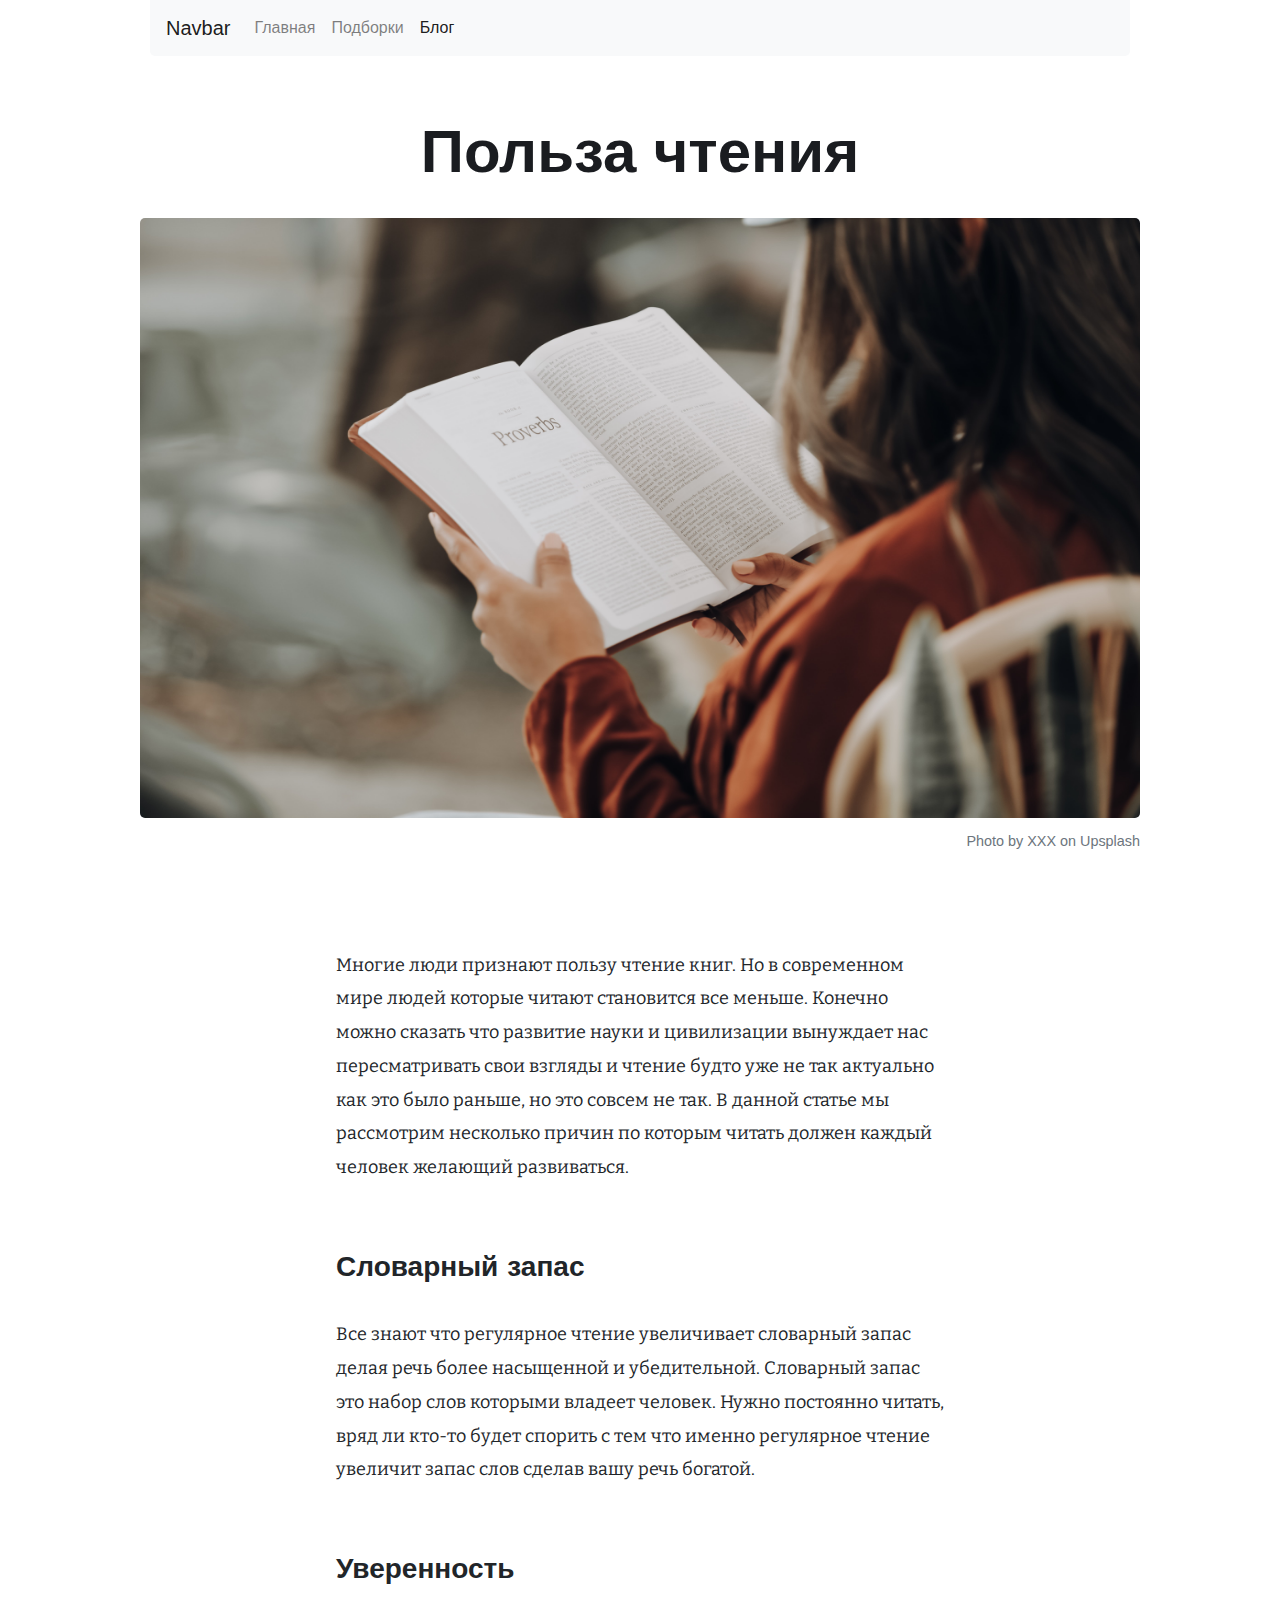
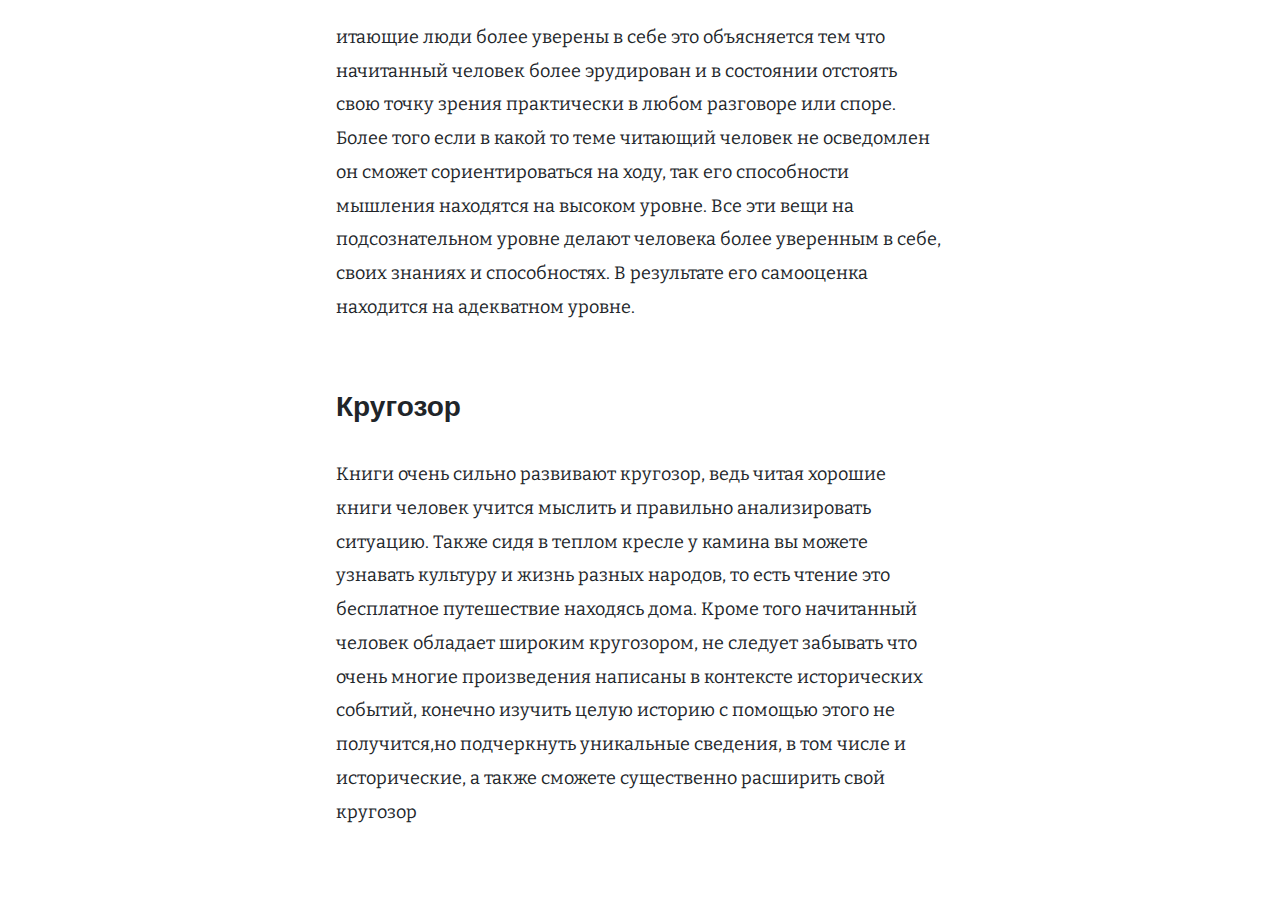
<file: bID1.html>
<!DOCTYPE html>
<html lang="en">
<head>
    <meta charset="UTF-8">
    <meta name="viewport" content="width=device-width, initial-scale=1, shrink-to-fit=no">
    <title>Польза чтения</title>
    <link rel="stylesheet" href="styles/styles.css">
    <link rel="stylesheet" href="https://stackpath.bootstrapcdn.com/bootstrap/4.5.2/css/bootstrap.min.css" integrity="sha384-JcKb8q3iqJ61gNV9KGb8thSsNjpSL0n8PARn9HuZOnIxN0hoP+VmmDGMN5t9UJ0Z" crossorigin="anonymous">
    <link rel="stylesheet" href="https://use.fontawesome.com/releases/v5.15.1/css/all.css" integrity="sha384-vp86vTRFVJgpjF9jiIGPEEqYqlDwgyBgEF109VFjmqGmIY/Y4HV4d3Gp2irVfcrp" crossorigin="anonymous">
    <!-- Fonts -->
    <link href="https://fonts.googleapis.com/css2?family=Bitter:wght@400;500;700&family=Work+Sans:wght@400;500;700&display=swap" rel="stylesheet">
</head>
<body>
  <nav class="navbar navbar-expand-lg navbar-light bg-light">
    <a class="navbar-brand" href="#">Navbar</a>
    <button class="navbar-toggler" type="button" data-toggle="collapse" data-target="#navbarNavAltMarkup" aria-controls="navbarNavAltMarkup" aria-expanded="false" aria-label="Toggle navigation">
      <span class="navbar-toggler-icon"></span>
    </button>
    <div class="collapse navbar-collapse" id="navbarNavAltMarkup">
      <div class="navbar-nav">
        <a class="nav-link" href="index.html">Главная <span class="sr-only">(current)</span></a>
        <a class="nav-link" href="book-list.html">Подборки</a>
        <a class="nav-link active" href="blog.html">Блог</a>
      </div>
    </div>
  </nav>
    
    <div class="top-box">
        <h1 class="top-header">Польза чтения</h1>
        <div class="text-center">
          <figure class="figure">
            <img src="images/joel-muniz-reading.jpg" class="header-img figure-img" alt="...">
            <figcaption class="figure-caption text-right">Photo by XXX on Upsplash</figcaption>
          </figure>
        </div>
        <div class="middle-text">
          <div class="row p-box">
            <div class="col-lg-12">
              <p class="middle-paragraph">Многие люди признают пользу чтение книг. Но в современном мире людей которые читают становится все меньше. Конечно можно сказать что развитие науки и цивилизации вынуждает нас пересматривать свои взгляды и чтение будто уже не так актуально как это было раньше, но это совсем не так.
                В данной статье мы рассмотрим несколько причин по которым читать должен каждый человек желающий развиваться.</p>
            </div>
            <div class="col-lg-12">
              <h3 class="middle-h3">Словарный запас</h3>
              <p class="middle-paragraph">Все знают что регулярное чтение увеличивает словарный запас делая речь более насыщенной и убедительной. Словарный запас это набор слов которыми владеет человек. Нужно постоянно читать, вряд ли кто-то будет спорить с тем что именно регулярное чтение увеличит запас слов сделав вашу речь богатой.</p>
            </div>
            <div class="col-lg-12">
              <h3 class="middle-h3">Уверенность</h3>
              <p class="middle-paragraph">итающие люди более уверены в себе это объясняется тем что начитанный человек более эрудирован и в  состоянии отстоять свою точку зрения практически в любом разговоре или споре. Более того если в какой то теме читающий человек не осведомлен он сможет сориентироваться на ходу, так его способности мышления  находятся на высоком уровне. Все эти вещи на подсознательном уровне делают человека более уверенным в себе, своих знаниях и способностях. В результате его самооценка находится на адекватном уровне.</p>
            </div>
            <div class="col-lg-12">
              <h3 class="middle-h3">Кругозор</h3>
              <p class="middle-paragraph">Книги очень сильно развивают кругозор, ведь читая хорошие книги человек учится мыслить и правильно анализировать ситуацию. Также сидя в теплом кресле у камина  вы можете узнавать культуру и  жизнь разных народов, то есть чтение это бесплатное путешествие находясь дома. Кроме того начитанный человек обладает широким кругозором, не следует забывать что очень многие произведения написаны в контексте исторических событий, конечно изучить целую историю с помощью этого не получится,но подчеркнуть уникальные сведения, в том числе и исторические, а также сможете существенно расширить свой кругозор</p>
            </div>
          </div>
        </div>
    </div>

  <script src="https://code.jquery.com/jquery-3.5.1.slim.min.js" integrity="sha384-DfXdz2htPH0lsSSs5nCTpuj/zy4C+OGpamoFVy38MVBnE+IbbVYUew+OrCXaRkfj" crossorigin="anonymous"></script>
  <script src="https://cdn.jsdelivr.net/npm/bootstrap@4.5.3/dist/js/bootstrap.bundle.min.js" integrity="sha384-ho+j7jyWK8fNQe+A12Hb8AhRq26LrZ/JpcUGGOn+Y7RsweNrtN/tE3MoK7ZeZDyx" crossorigin="anonymous"></script>
  <script src="index.js"></script>
</body>
</html>
</file>
<file: styles/styles.css>
:root{
  --transition-speed: 400ms;
}

/* Navbar and Search box code */
.navbar, .sidenav{
  font-family: 'Rubik', sans-serif;
  font-size: 1rem;
}

.navbar-brand:hover i{
  transition: 300ms;
  color: #fd8c04;
}

.sidenav {
  width: auto;
  height: auto;
  position: fixed;
  z-index: 1;
  top: 20%;
  left: 30px;
}

.sidenav ul {
  margin: 30px 0 30px 20px;
  padding: 0;
}

.sidenav a {
  padding: 6px 8px 6px 0;
  text-decoration: none;
  font-size: 1rem;
  color: #1a1c20;
  font-weight: 400;
  display: block;
  opacity: 70%;
}

.sidenav a:hover {
  transition: 300ms;
  color: #fd8c04;
  text-decoration: none;
}

.header-img{
  width: 1000px;
  height: 600px;
  border-radius: 5px;
}

.top-header{
  text-align: center;
  margin: 60px auto 30px auto;
  font-weight: 700;
  color: #1a1c20;
  font-size: 60px;
}

.top-header, .li-article-headline {
  font-family: "Work Sans", sans-serif;
}

.p-box{
  margin: 20px auto 20px auto;
}


  /* Navbar and Search box code */
.nav{
  padding-top: 10px;
  font-family: "Work Sans", sans-serif; 
  font-size: 1rem;
  }
.nav-link{
  color: #1a1c20;
}
/* blog */
.blog-page{
  margin: 100px auto;
  max-width: 1280px;  
}

.figure-caption{
  margin-top: 5px;
  }

.article-card{
  padding: 32px 32px;
  margin: 0px auto;
  max-width: 410px;
  justify-content: space-between;
  border-radius: 30px;
}
::selection{
  background:#ffd5cd;
  color: #1a1c20;
  }

/* blog text */
.li-article-headline{
  margin-top:24px;
  font-size: 1.5rem; 
  line-height: 32px; 
  color: #424242; 
  letter-spacing: .28px; 
  font-weight: 500;
}
.li-article-paragraph{
  font-size: 1rem;
  line-height: 24px; 
  color: #424242; 
  margin-top: 16px;
}
.li-article-image{
  object-fit: cover;
  max-width: 342.66px;
  max-height: 192.61px;
  border-radius: 5px;
}

.underline {
  background-repeat: repeat-x;
}

.underline--wave {
  background-image: url("https://s3-us-west-2.amazonaws.com/s.cdpn.io/78779/bacon.svg");
  background-position: 0 1.02em;
  background-size: 28px 9px;
  color: #fd8c04;
}


/* hover */
.article-card:hover{
  transition: var(--transition-speed);
  -webkit-box-shadow: 10px 10px 114px -32px rgba(0,0,0,0.75);
  -moz-box-shadow: 10px 10px 114px -32px rgba(0,0,0,0.75);
  box-shadow: 10px 10px 114px -32px rgba(0,0,0,0.75);
}

/* Book page */

.book-page .row {
  margin: 100px 0 100px 3rem;
  width: 80%;
  justify-content: center;
}

.book-card {
  width: 250px;
}

.book-image {
  width: 150px;
  height: 300px;
}
/* dekstop screens */
@media (min-width: 992px) {
  
  .navbar {
    margin: 0 150px 0 150px;
    border-bottom-left-radius: 5px;
    border-bottom-right-radius: 5px;
  }
  .middle-paragraph{
    margin: 30px auto 30px auto;
    width: 608px;
    font-size: 1.125rem;
    font-family: "Bitter";
    font-weight: 400;
    line-height: 1.875; 
  }

  .middle-h3{
    margin: 35px auto 35px auto;
    width: 608px;
    font-family: "Work Sans", sans-serif;
    font-weight: 600; 
  }
  .middle-text{
    width: 70%;
    margin: 50px auto 50px auto;
  }
  .paragraph-icons{
    width: 200px;
    height: 200px;
    }
}

/* small screens */
@media (max-width: 991px) {
  
  html, body {
    max-width: 100%;
    overflow-x: hidden;
  }

  .sidenav {
    display: none;
  }

  .figure-caption {
    margin-right: 5%;
  }

  /* blog article text */
  .header-img{
    width: 90%;
    height: 250px;
    border-radius: 5px;
  }
  
  .top-header{
    text-align: center;
    margin: 60px auto 30px auto;
    font-weight: 700;
    color: #373a40;
    font-size: 3rem;
  }
  
  .p-box{
    margin: 20px auto 20px auto;
  }
  
  .middle-paragraph{
    margin: 30px 25px 30px 25px;
    font-size: 1.2rem;
    font-family: "Bitter";
    font-weight: 400;
    line-height: 1.875; 
  }
  
  .middle-h3{
    margin: 35px auto 35px 25px;
    font-family: "Work Sans", sans-serif;
    font-weight: 600; 
  }
}


/* Sidebar for book-list */
:root {
  font-size: 16px;
  font-family: 'Open Sans';
  --text-primary: #b6b6b6;
  --text-secondary: #ececec;
  --bg-primary: #23232e;
  --bg-secondary: #141418;
  --transition-speed: 600ms;
}

body {
  color: black;
  background-color: white;
  margin: 0;
  padding: 0;
}

body::-webkit-scrollbar {
  width: 0.25rem;
}

body::-webkit-scrollbar-track {
  background: #1e1e24;
}

body::-webkit-scrollbar-thumb {
  background: #6649b8;
}

main {
  margin-left: 5rem;
  padding: 1rem;
}

.nav--bar {
  position: fixed;
  background-color: var(--bg-primary);
  transition: width 600ms ease;
}

.navbar--nav {
  list-style: none;
  padding: 0;
  margin: 0;
  display: flex;
  flex-direction: column;
  align-items: center;
  height: 100%;
}

.nav--item {
  width: 100%;
}

.navbar--nav {
  margin-top: 3rem;
}

.nav--link {
  display: flex;
  align-items: center;
  height: 3rem;
  color: var(--text-primary);
  text-decoration: none;
  filter: grayscale(100%) opacity(0.7);
  transition: var(--transition-speed);
}

.nav--link:hover {
  filter: grayscale(0%) opacity(1);
  background: var(--bg-secondary);
  color: var(--text-secondary);
  text-decoration: none;
}

.link-text {
  display: none;
  margin-left: 1rem;
  line-height: 1.2;
}

.logo-text {
  display: inline;
  position: absolute;
  left: -999px;
  transition: var(--transition-speed);
}

.nav--bar:hover .logo svg {
  transform: rotate(-180deg);
}

/* Large screens */
@media only screen and (min-width: 600px) {
  .nav--bar {
    top: 0;
    width: 3.5rem;
    height: 100vh;
  }

  .navbar--nav .fas {
    font-size: 1.5rem;
  }

  .nav--bar:hover {
    width: 14rem;
  }

  .nav--bar:hover .link-text {
    display: inline;
  }

  .nav--bar:hover .logo svg
  {
    margin-left: 11rem;
  }

  .nav--bar:hover .logo-text
  {
    left: 0px;
  }
}
</file>
